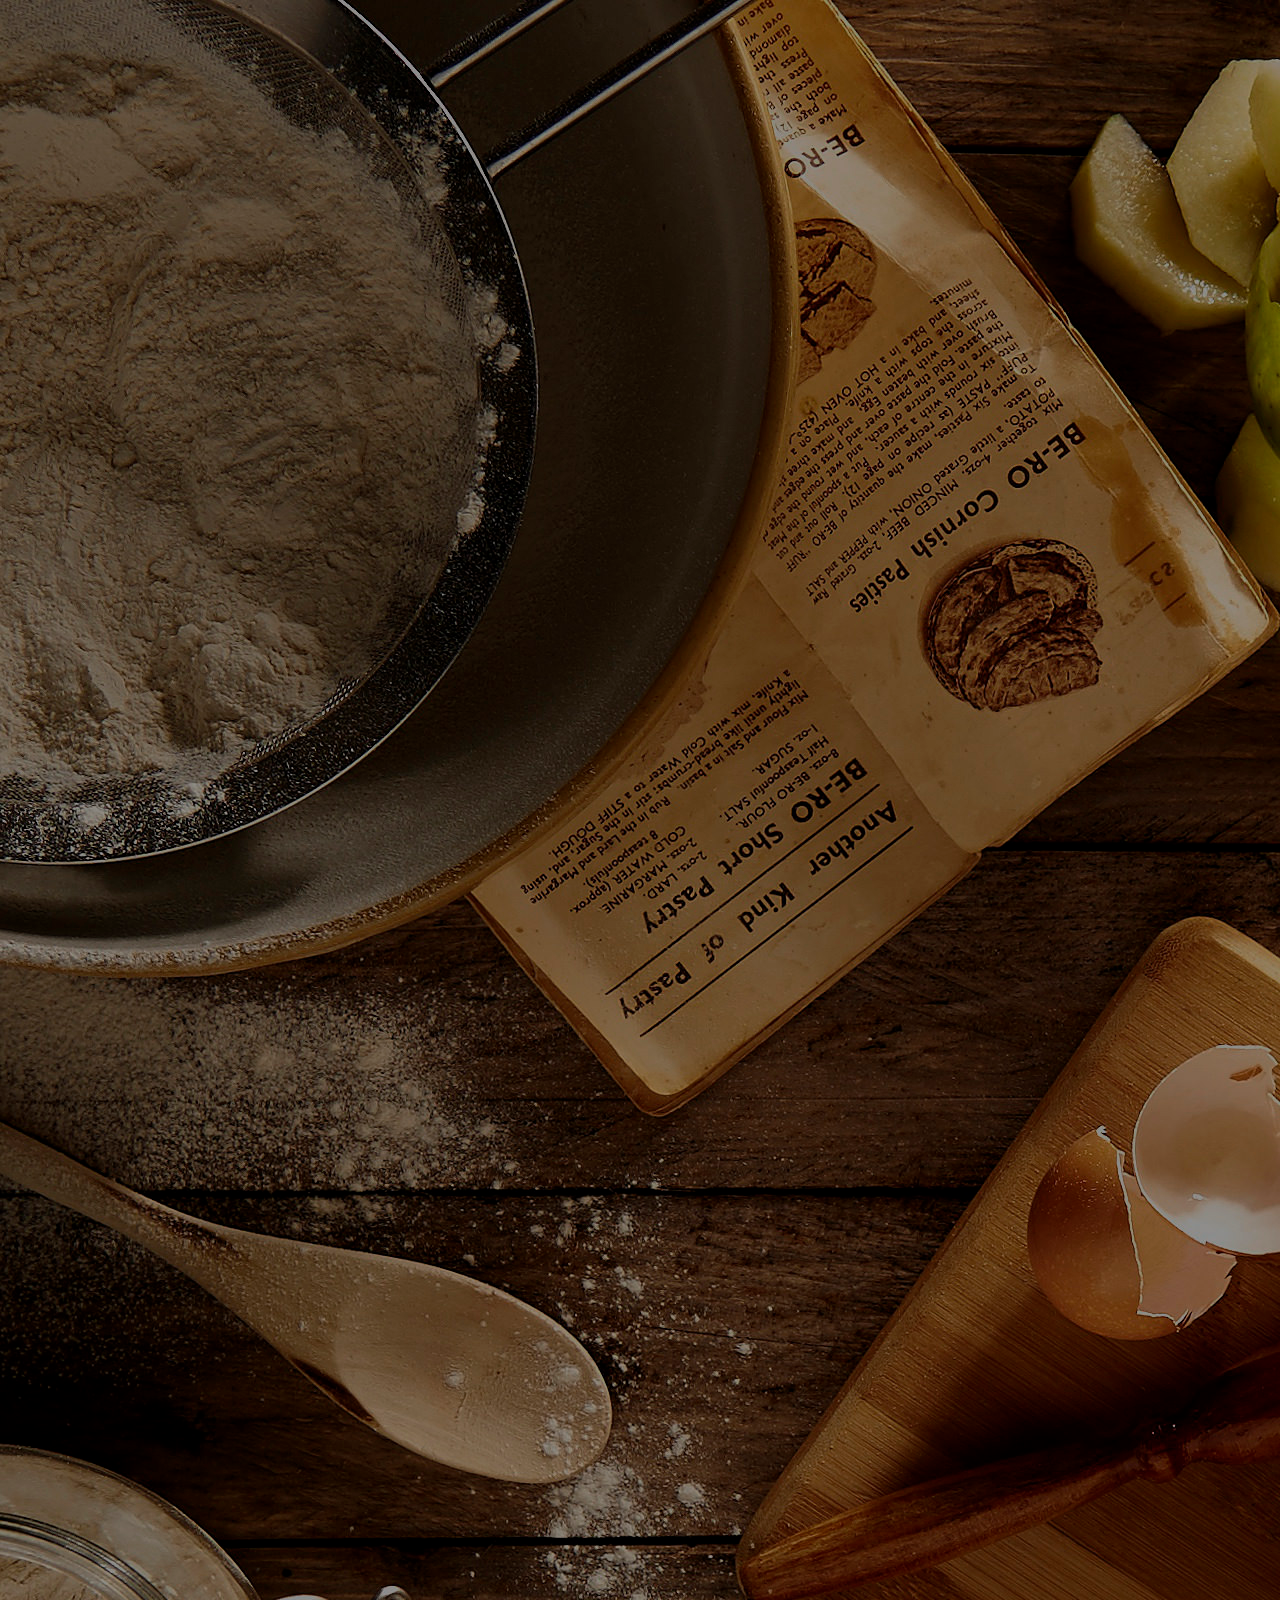
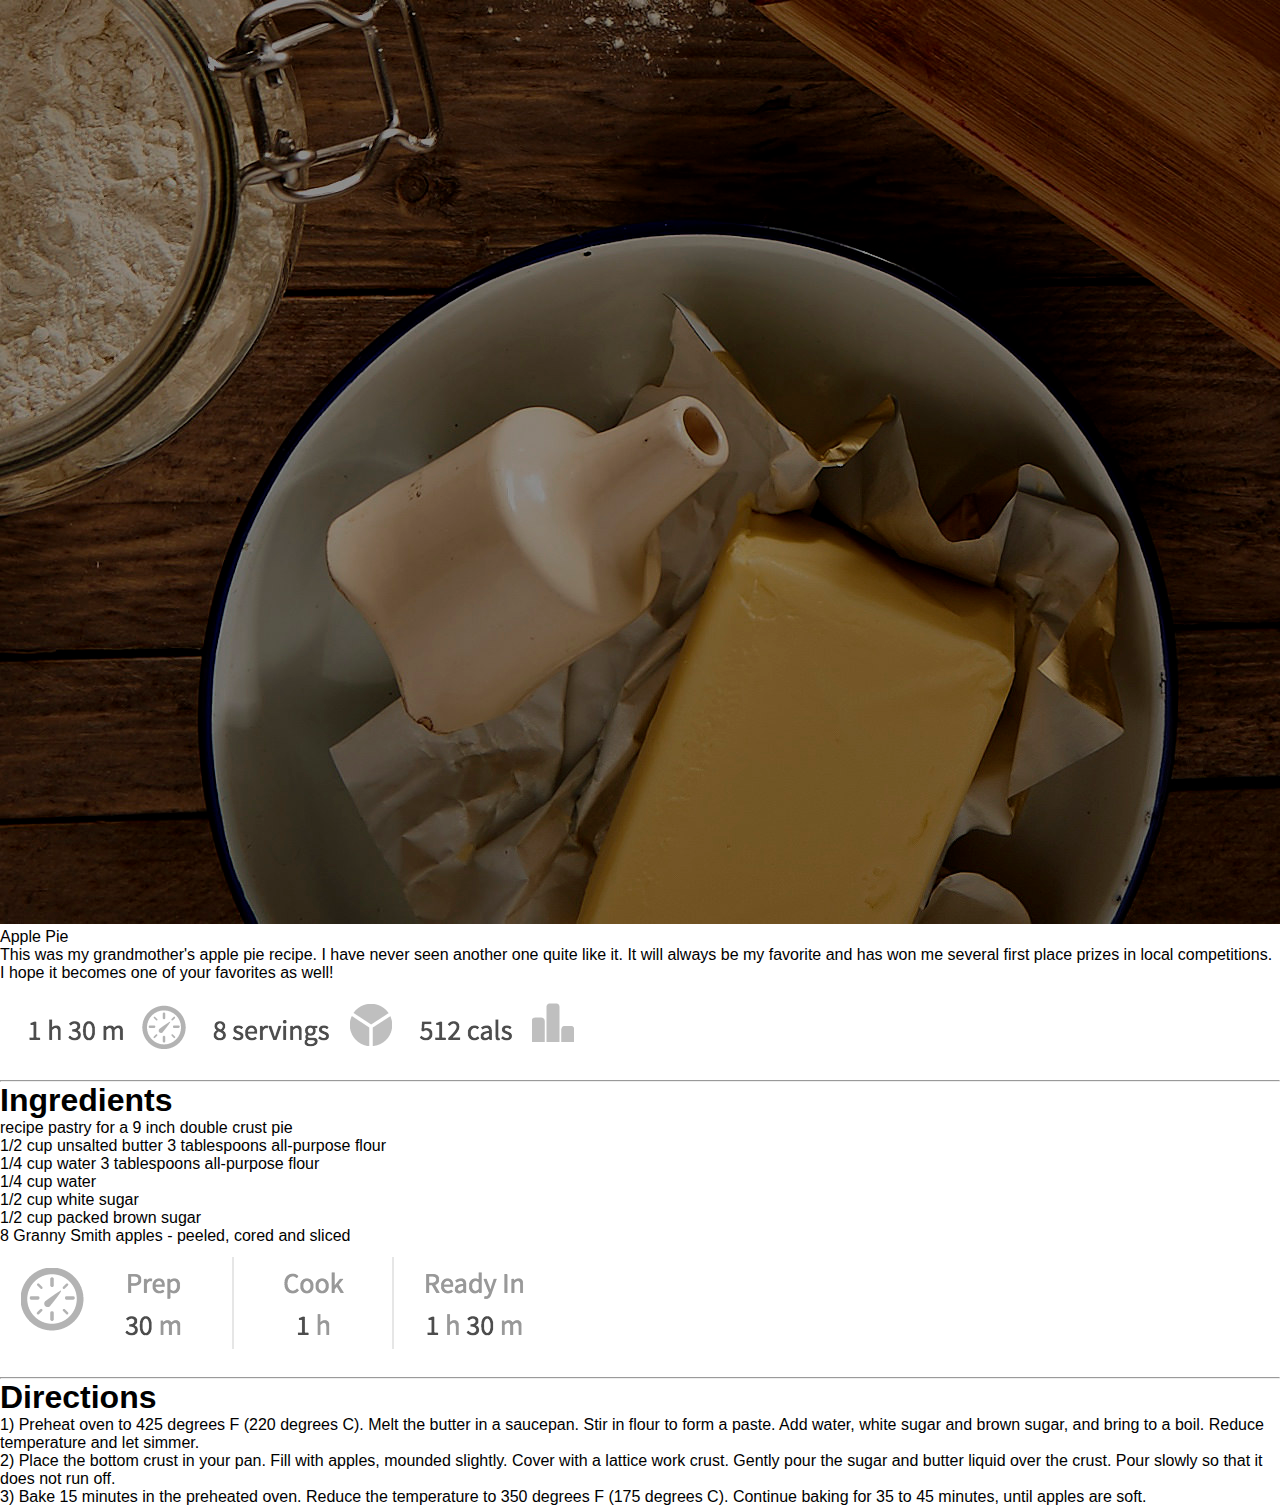
<file: index.html>
<!DOCTYPE html>
<html lang="en">
<head>
    <meta charset="UTF-8">
    <meta http-equiv="X-UA-Compatible" content="IE=edge">
    <meta name="viewport" content="width=device-width, initial-scale=1.0">
    <link rel="stylesheet" href="style.css">
    <title>Document</title>
</head>
<body>
    <div class="parent">
        <img class="mainImage" src="applepie/images/apple-pie.jpg" alt="">
        <div class="centered">Apple Pie</div>
        <div class="child ">This was my grandmother's apple pie recipe. I have never seen another one quite like it. It will always
            be my favorite and has won me several first place prizes in local competitions. I hope it becomes one of your
            favorites as well!
        </div>
            <img class="subImage" src="applepie/images/recipe-info.png" alt="" >
            <hr class="line">
            <div>
                <h1>Ingredients</h1>
                <ul>
                    <li>recipe pastry for a 9 inch double crust pie</li>
                    <li>1/2 cup unsalted butter 3 tablespoons all-purpose flour</li>
                    <li>1/4 cup water 3 tablespoons all-purpose flour</li>
                    <li>1/4 cup water</li>
                    <li>1/2 cup white sugar</li>
                    <li>1/2 cup packed brown sugar</li>
                    <li>8 Granny Smith apples - peeled, cored and sliced</li>
                </ul>
            </div>
            <img class="subImage" src="applepie/images/cooking-info.png" alt="" >
            <hr class="line">
            <h1>Directions</h1>
            <div class="child ">
                <p>
                    1) Preheat oven to 425 degrees F (220 degrees
                    C). Melt the butter in a saucepan. Stir in flour to form a paste. Add water, white sugar and brown sugar, and bring
                    to a boil. Reduce temperature and let simmer.
                </p>
                <p>
                    2) Place the bottom crust in your pan. Fill with apples, mounded
                    slightly. Cover with a lattice work crust. Gently pour the sugar and butter liquid over the crust. Pour slowly so
                    that it does not run off.
                </p>
                <p>
                    3) Bake 15 minutes in the preheated oven. Reduce the temperature to 350 degrees F (175
                    degrees C). Continue baking for 35 to 45 minutes, until apples are soft.
                </p>
            </div>
        
    </div>
    
</body>
</html>
</file>
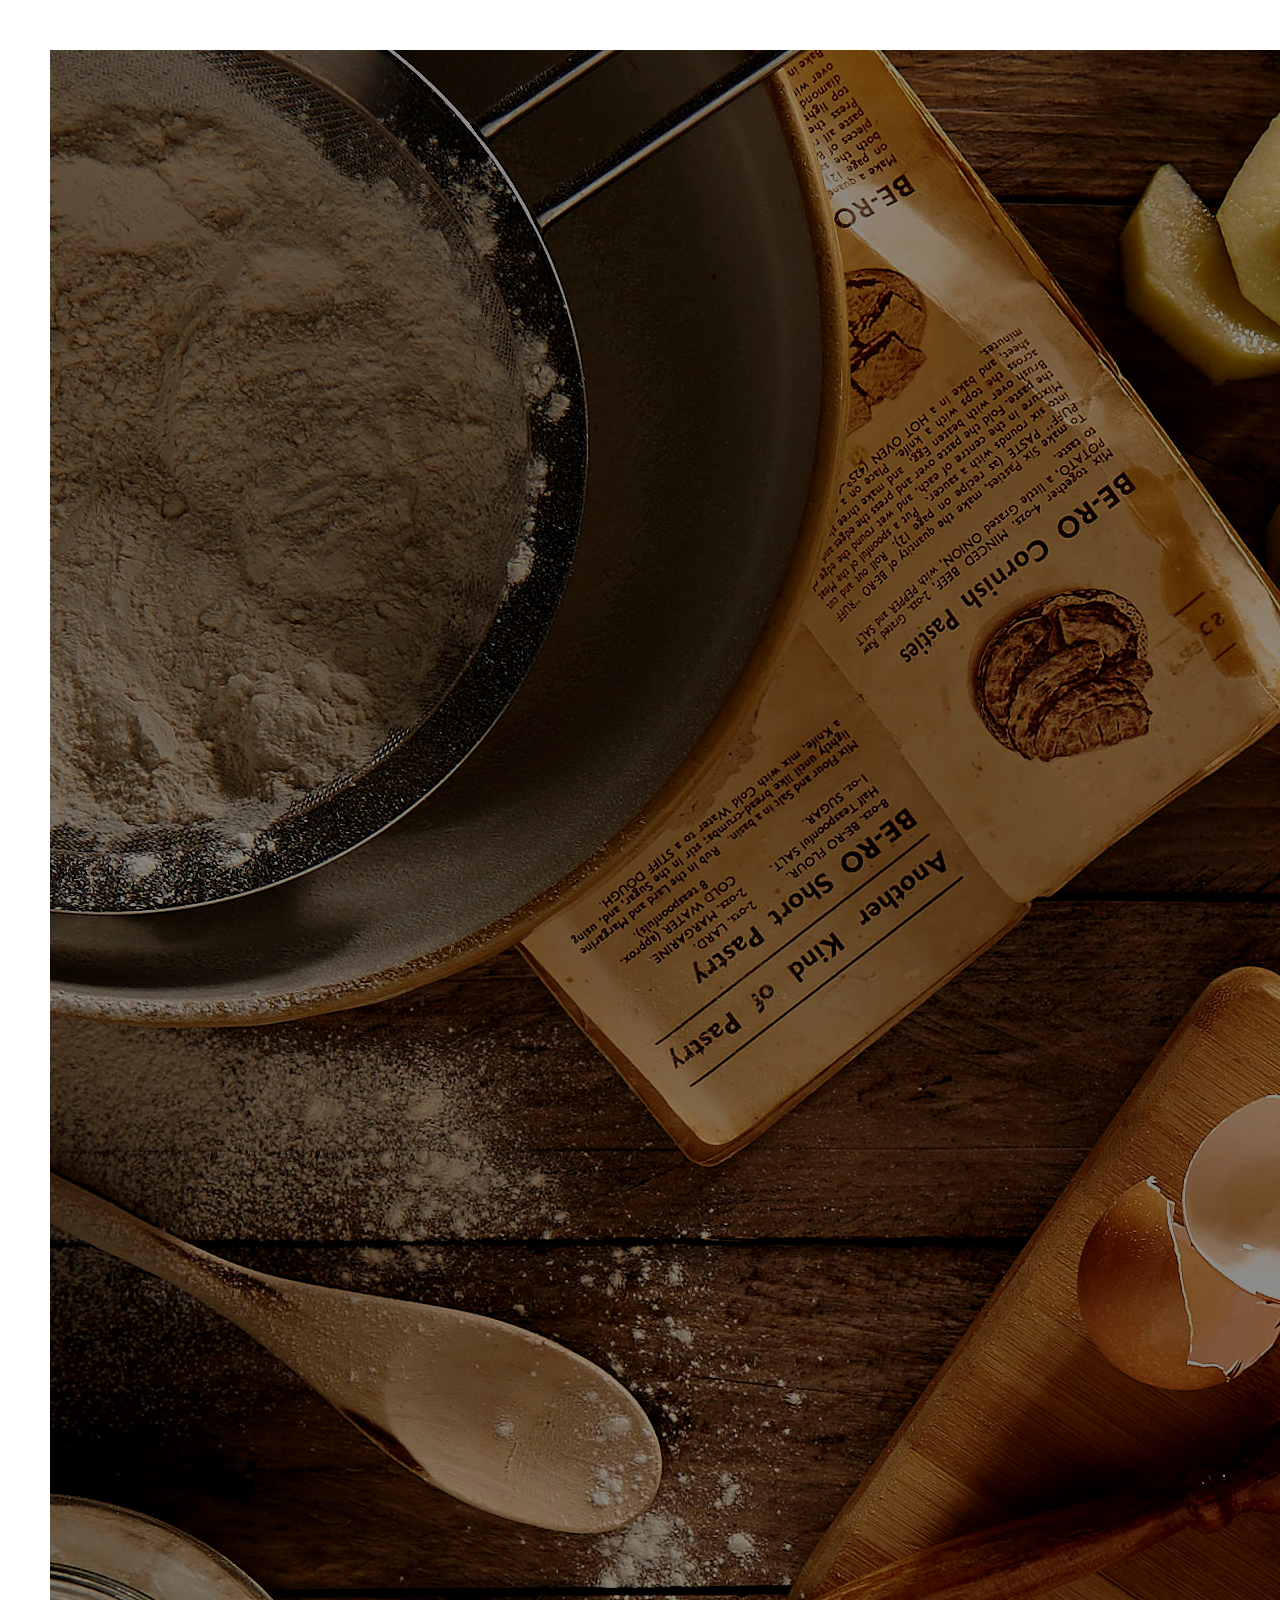
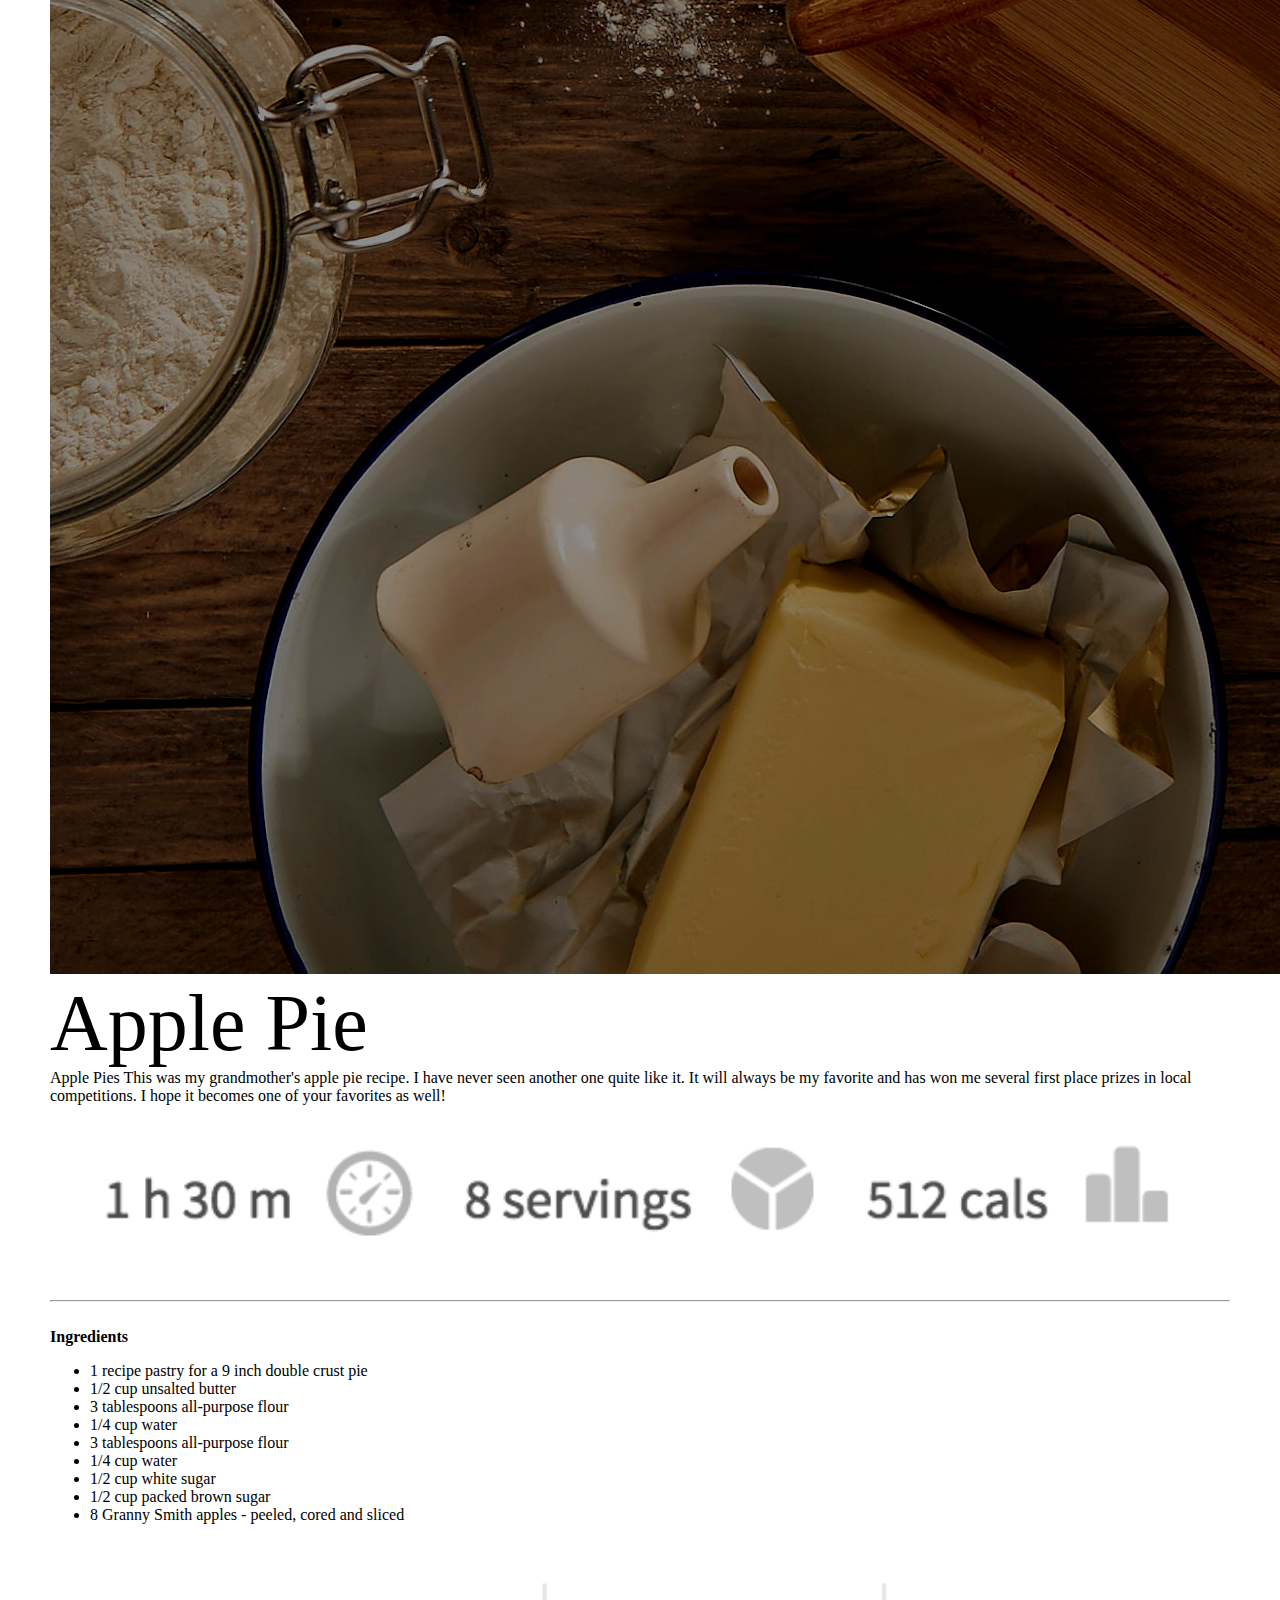
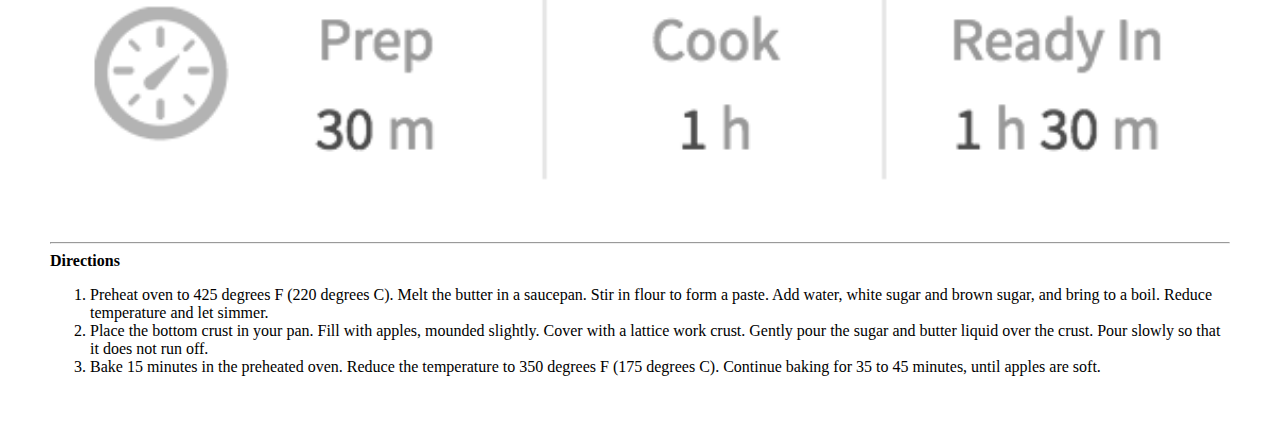
<file: applepie/index.html>
<!DOCTYPE html>
<html lang="en">
  <head>
    <meta charset="UTF-8" />
    <meta name="viewport" content="width=device-width, initial-scale=1.0" />
    <title>Apple Pie Recipe</title>
    <!-- don't forget to link your styles -->
    <link rel="stylesheet" href="style.css">
  </head>
  <div >
    <img src="images/apple-pie.jpg" id="image" alt="apple-pie">
  </div>
  <div class="centered" style="font-size: 500%;">Apple Pie</div>
  
  <body>
    <div class="text" >
    Apple Pies This was my grandmother's apple pie recipe. I have never seen another one quite like it. It will always
    be my favorite and has won me several first place prizes in local competitions. I hope it becomes one of your
    favorites as well! <br> 
    <img src="images/recipe-info.png" alt="recipe" width="100%">
    <hr>
    <br> <b> Ingredients </b>
    
    <ul class="dashed">
      <li>1 recipe pastry for a 9 inch double crust pie</li>
      <li>1/2 cup unsalted butter</li>
      <li>3 tablespoons all-purpose flour</li>
      <li>1/4 cup water</li>
      <li>3 tablespoons all-purpose flour</li>
      <li>1/4 cup water</li>
      <li>1/2 cup white sugar</li>
      <li>1/2 cup packed brown sugar</li>
      <li>8 Granny Smith apples - peeled, cored and sliced</li>
    </ul>
    <br>
    
    <img src="images/cooking-info.png" alt="recipe" width="100%">

    <hr>

       <b> Directions</b>
          <br> 
        <ol>
          <li>Preheat oven to 425 degrees F (220 degrees
            C). Melt the butter in a saucepan. Stir in flour to form a paste. Add water, white sugar and brown sugar, and bring
            to a boil. Reduce temperature and let simmer.</li>
            <li>Place the bottom crust in your pan. Fill with apples, mounded
              slightly. Cover with a lattice work crust. Gently pour the sugar and butter liquid over the crust. Pour slowly so
              that it does not run off.</li>
              <li>Bake 15 minutes in the preheated oven. Reduce the temperature to 350 degrees F (175
                degrees C). Continue baking for 35 to 45 minutes, until apples are soft.</li>
        </ol>
            
  </div>
  </body>

</html>
</file>
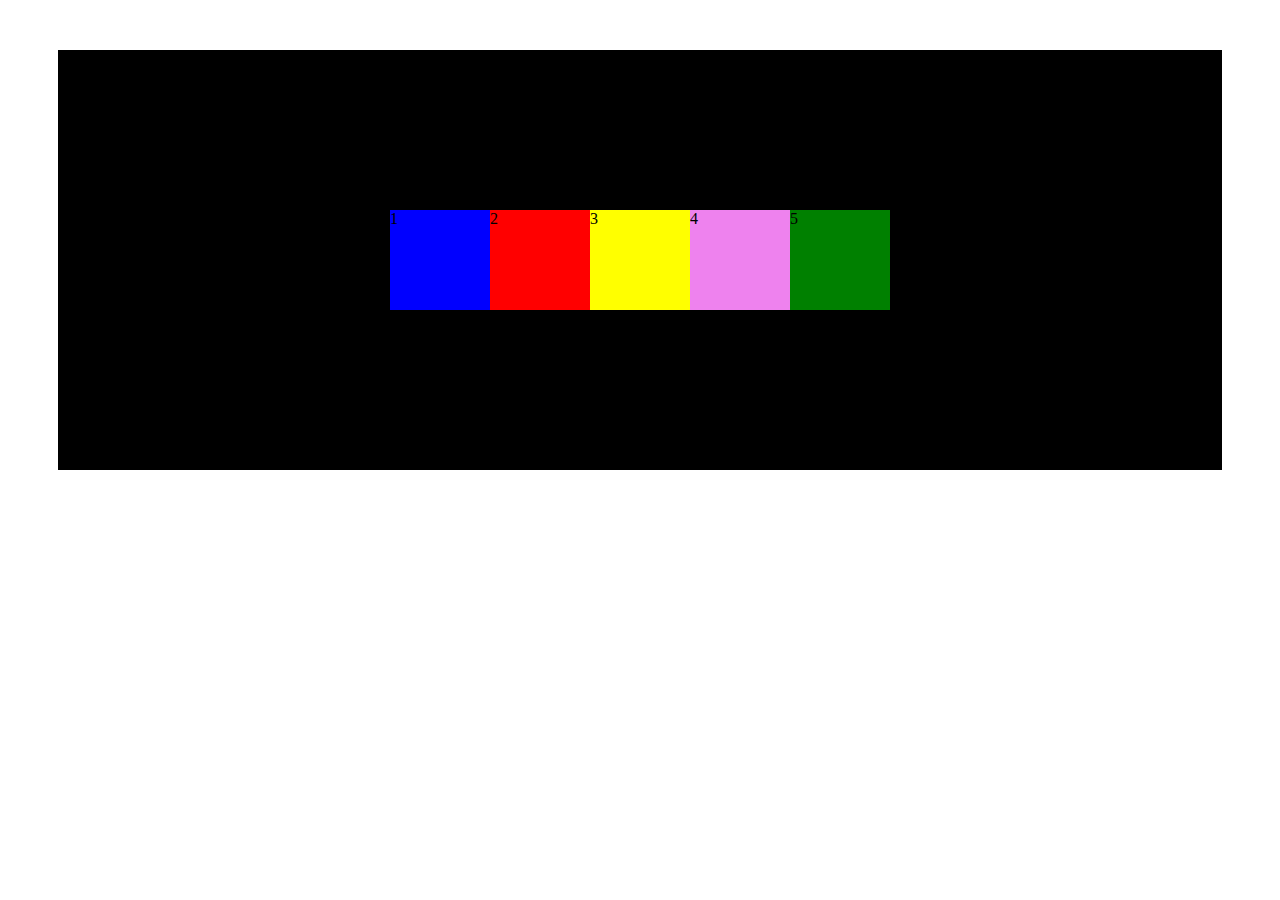
<file: applepie/New folder/index.html>
<!DOCTYPE html>
<html lang="en">
<head>
    <meta charset="UTF-8">
    <meta http-equiv="X-UA-Compatible" content="IE=edge">
    <meta name="viewport" content="width=device-width, initial-scale=1.0">
    <title>flexbox</title>
    <link rel="stylesheet" href="style.css">
    <style>
        #parent {
            background-color: black;
            height: 400px;
            padding: 10px;
            margin: 50px;
        }

        .child {
            height: 100px;
            width: 100px
        }

    </style>
</head>
<body>

    <div id="parent">
        <div class="child child1" style="background-color: blue;">1</div>
        <div class="child child2" style="background-color: red;">2</div>
        <div class="child child3" style="background-color: yellow;">3</div>
        <div class="child child4" style="background-color: violet;">4</div>
        <div class="child child5" style="background-color: green;">5</div>
        <!-- <div class="child child1" style="background-color: blue;">1</div>
        <div class="child child2" style="background-color: red;">2</div>
        <div class="child child3" style="background-color: yellow;">3</div>
        <div class="child child4" style="background-color: violet;">4</div>
        <div class="child child5" style="background-color: green;">5</div> -->
    </div>


    
</body>
</html>
</file>
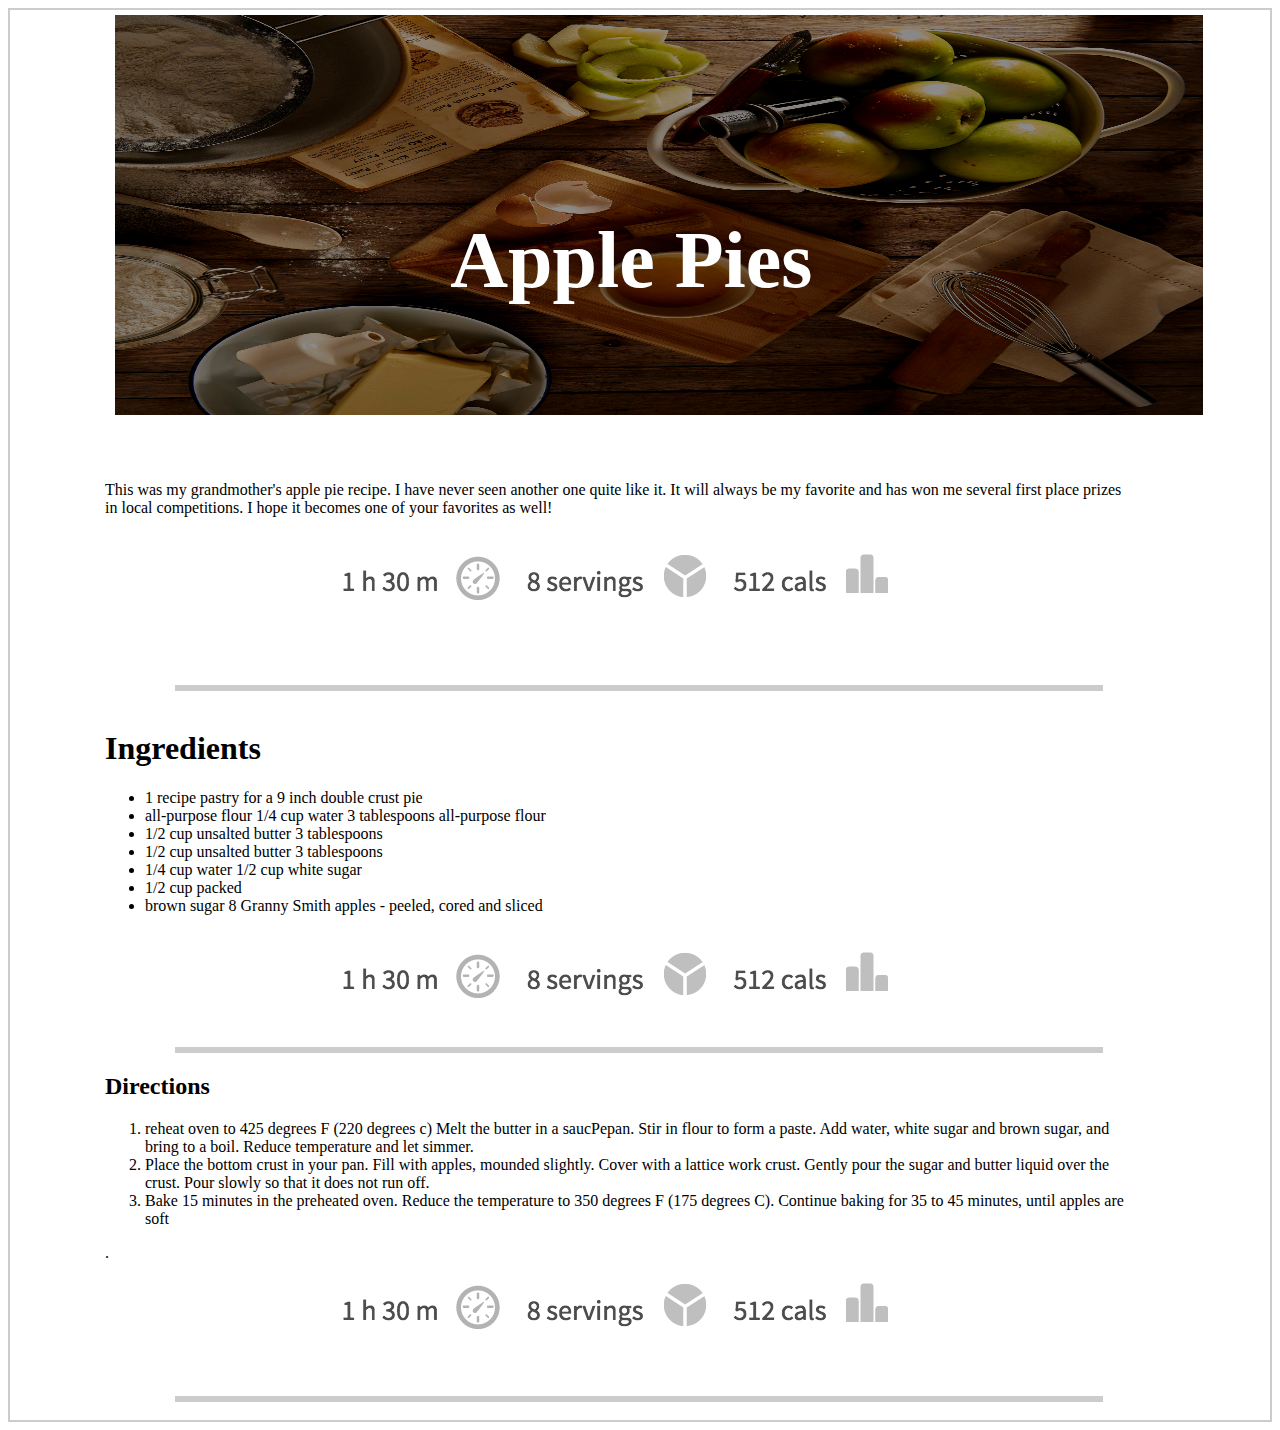
<file: new 2.html>
<!DOCTYPE html>
<html lang="en">

  <head>
    <meta charset="UTF-8" />
    <meta name="viewport" content="width=device-width, initial-scale=1.0" />
    <title>Apple Pie Recipe</title>
    <!-- don't forget to link your styles -->
	<style>
	.imm{
	position:absolute;
	height:400px;
	width:85%;
	z-index:-1;
	margin-left:100px;
	}
	.hm{
	
	position:absolute;
	color:white;
	font-size:5em;
	margin-top:200px;
	margin-left:34%;
	}
	.head{
	border:2px solid #ccc;
	height:1400px;
	padding:5px;
	}
	.min{
	position:absolute;
	margin-top:450px;
	width:80%;
	margin-left:90px;
	}
	.im{
	
	}
	</style>
  </head>
  
<div class='head'>
<div>

 
    <img class='imm' src="images/apple-pie.jpg" alt="apple">
	   <h1 class='hm'> Apple Pies</h1>
</div>
<div class='min'>
<p >This was my grandmother's apple pie recipe. I have never seen another one quite like it. It will always
    be my favorite and has won me several first place prizes in local competitions. I hope it becomes one of your
    favorites as well!</p>
	<div align='center'>
	<img class='im' src="images/recipe-info.png" alt="apple">
	</div>
	<br>
	<br>
	<br>
	
    
<div align='center' style='border:3px solid #ccc;width:90%;  margin-left:70px;' >

</div>
<br>


    <h1 class='h'>Ingredients</h1> 
    <ul>
      <li>1 recipe pastry for a 9 inch double crust pie</li>
      <li>all-purpose flour 1/4 cup water 3 tablespoons all-purpose flour </li>
      <li>1/2 cup unsalted butter 3 tablespoons</li>
      <li>1/2 cup unsalted butter 3 tablespoons</li>
      <li>1/4 cup water 1/2 cup white sugar</li>
      <li> 1/2 cup packed</li>
      <li>brown sugar 8 Granny Smith apples - peeled, cored and sliced</li>
    </ul>  

<div align='center'>
	<img class='im' src="images/recipe-info.png" alt="apple">
	</div>
	<br>
<div align='center' style='border:3px solid #ccc;width:90%; margin-left:70px;' >

</div>







     
    
   <h2>Directions</h2> 
   <ol>
     <li>reheat oven to 425 degrees F (220 degrees c) Melt the butter in a saucPepan. Stir in flour to form a paste. Add water, white sugar and brown sugar, and bring
      to a boil. Reduce temperature and let simmer.</li>
    <li>Place the bottom crust in your pan. Fill with apples, mounded
      slightly. Cover with a lattice work crust. Gently pour the sugar and butter liquid over the crust. Pour slowly so
      that it does not run off.</li> <li>Bake 15 minutes in the preheated oven. Reduce the temperature to 350 degrees F (175
        degrees C). Continue baking for 35 to 45 minutes, until apples are soft</li> </ol> .
		<div align='center'>
	<img class='im' src="images/recipe-info.png" alt="apple">
	</div>
		<br>
		<br>
<div align='center' style='border:3px solid #ccc;width:90%; margin-left:70px;' >

</div>  
</div>


</div>

  </body>
</html>
</file>
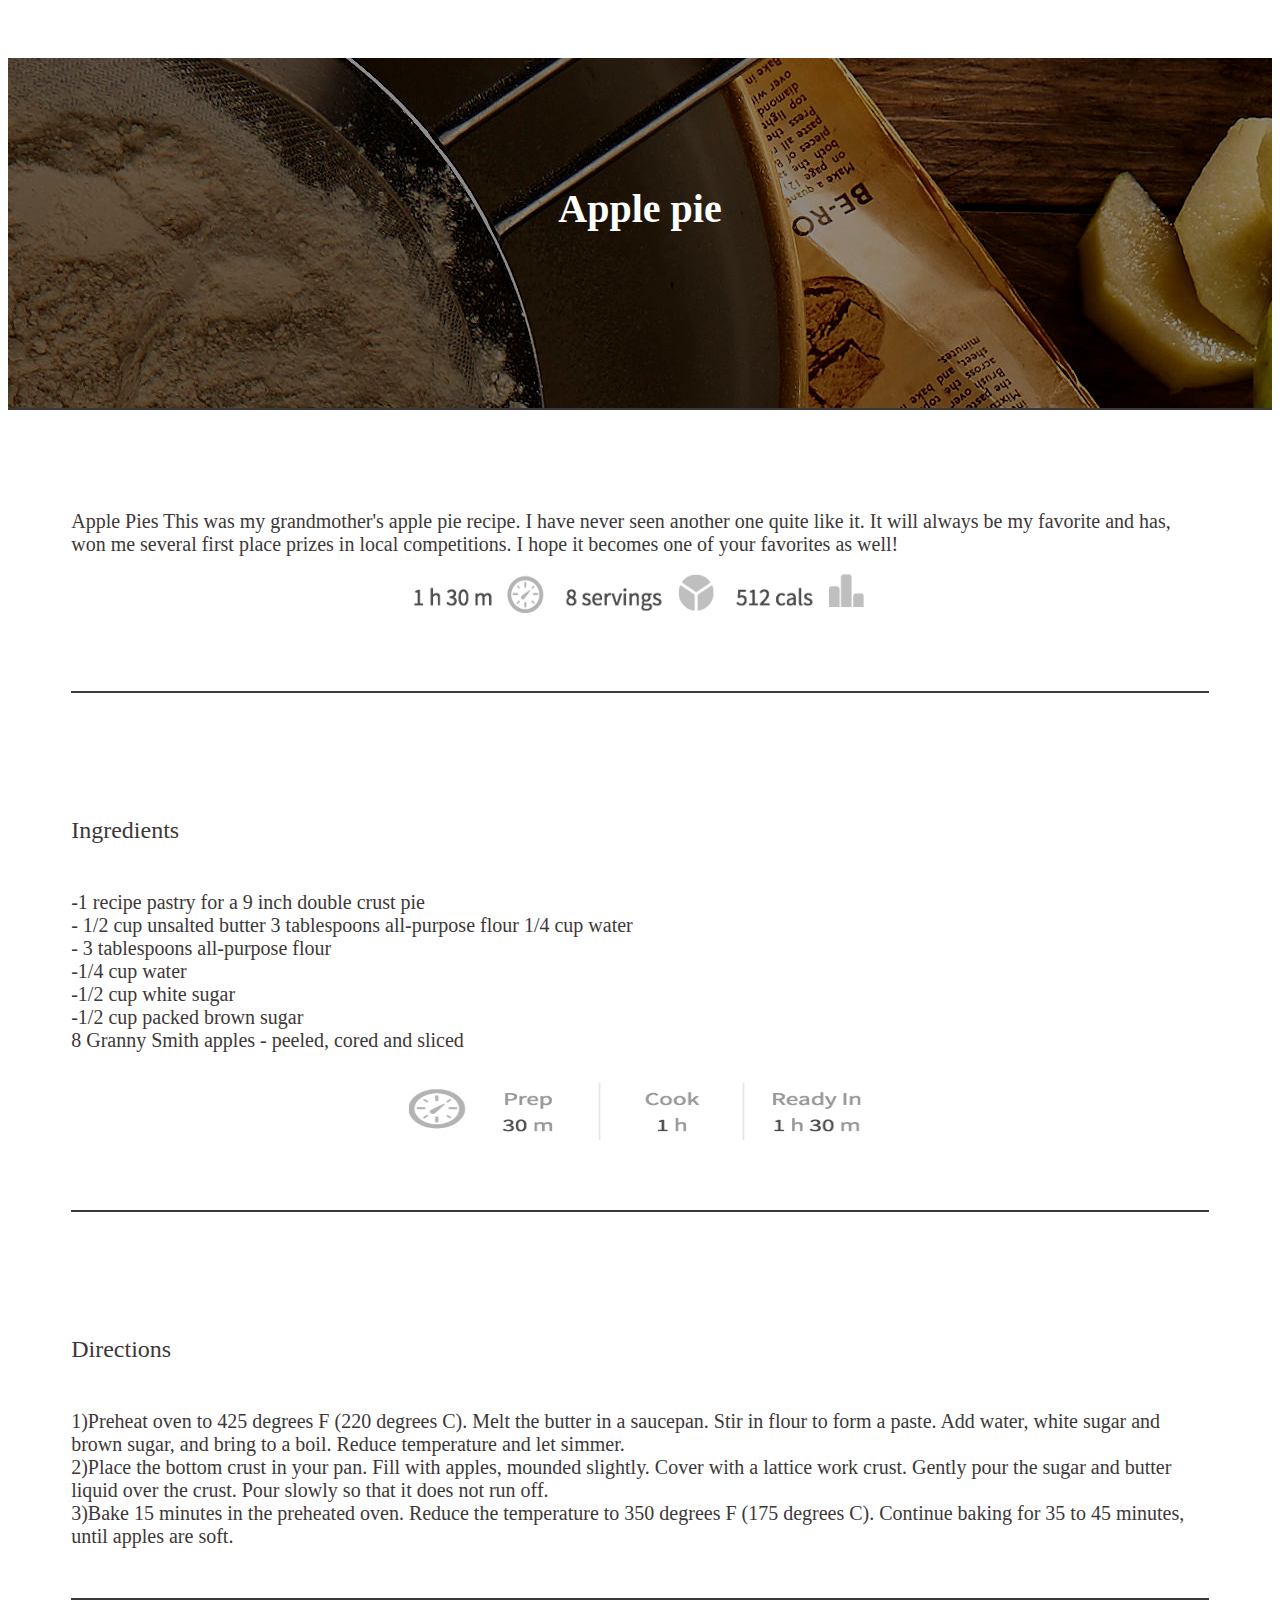
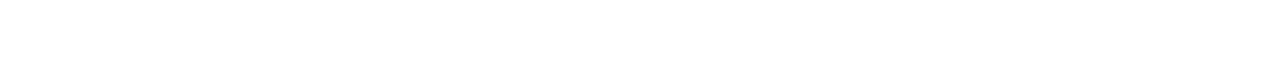
<file: applepie/index2.html>
<!DOCTYPE html>
<html lang="en">
  <head>
    <meta charset="UTF-8" />
    <meta name="viewport" content="width=device-width, initial-scale=1.0" />
    <title>Apple Pie Recipe</title>
    <link rel="stylesheet" href="style2.css">
    
  </head>
  <body>


    <div id="parent">
      <div class="child child1" ><h1>Apple pie</h1></div>
      <div class="child child2" >    
        Apple Pies This was my grandmother's apple pie recipe. I have never seen another one quite like it. It will always
          be my favorite and has, won me several first place prizes in local competitions. I hope it becomes one of your
          favorites as well!<br><center>
          <img   src="recipe-info.png" height="80px" width="500"></center>
        
        
      </div>
      
      
      <div class="child child3" >        
        <p>Ingredients </p><br>-1 recipe pastry for a 9 inch double crust pie<br>- 1/2 cup unsalted butter 3 tablespoons
          all-purpose flour 1/4 cup water<br>- 3 tablespoons all-purpose flour <br>-1/4 cup water <br>-1/2 cup white sugar <br>-1/2 cup packed
          brown sugar<br> 8 Granny Smith apples - peeled, cored and sliced<br><br>
          <center>
        <img src="cooking-info.png" height="80px" width="500">
      </center>
         </div>
    
    

     <div class="child child4" >
      
         <p>Directions</p> 
        <br> 1)Preheat oven to 425 degrees F (220 degrees
        C). Melt the butter in a saucepan. Stir in flour to form a paste. Add water, white sugar and brown sugar, and bring
        to a boil. Reduce temperature and let simmer. 
        <br>2)Place the bottom crust in your pan. Fill with apples, mounded
        slightly. Cover with a lattice work crust. Gently pour the sugar and butter liquid over the crust. Pour slowly so
        that it does not run off. 
        <br>3)Bake 15 minutes in the preheated oven. Reduce the temperature to 350 degrees F (175
        degrees C). Continue baking for 35 to 45 minutes, until apples are soft.</div>


    </div>
 
    
  </body>
</html>
</file>
<file: style.css>
* {
    box-sizing: border-box;
    padding: 0px;
    margin: 0px;
    font-family: 'Segoe UI', Tahoma, Geneva, Verdana, sans-serif;
}

#main-title {
    width: 100%;
    height: 500px;
    background-image: url('./apple-pie.jpeg');
    background-position: center center;
    background-size: cover;
    color: white;
    display: flex;
    justify-content: center;
    align-items: center;
    font-weight: 700;
    font-size: 5rem;
    margin-bottom: 40px;
}

.content {
    width: 80%;
    margin-left: auto;
    margin-right: auto;
    margin-top: 30px;
    margin-bottom: 30px;
}

.content>img {
    display: block;
    margin-top: 20px;
    margin-bottom: 20px;
    margin-left: auto;
    margin-right: auto;
}

.content>p {
    font-weight: 200;
    color: #646464;
}

.content>h2 {
    margin-top: 20px;
    margin-bottom: 20px;
}

.content>ul {
    margin-left: 40px;
    list-style-type: '-  ';
}

ol {
    counter-reset: list;
    margin-left: 40px;
}

ol>li {
    list-style: none;
}

ol>li:before {
    content: counter(list, number) ") ";
    counter-increment: list;
}
</file>
<file: applepie/style.css>
#parent {
        
    display: flex;
    flex-direction: column;
    align-items: center;
    padding: 60px;
    margin: 60px;
    


}


body{
    margin: 50px;
}


.child{
    width: 90%;
    height: 200px;
    text-align: start;
    justify-self: center;
    color: black;
    margin: 10px;
    
    


 

}


.child1{
    background-image: url("apple-pie.jpg");
    text-align: center;
    justify-self: center;
    color: white;
    width: 100%;
    height: 300px;
    



}
.child2{
    display: flex;
    flex-direction: column;
    padding-left: 50px;
    padding-bottom: 50px;
    border-bottom: 2px solid black;
}
.child3{
    display: flex;
    flex-direction: column;
    padding-left: 50px;
    padding-bottom: 50px;
    border-bottom: 2px solid black;
    
}
.child4{

    display: flex;
    flex-direction: column;
    padding-left: 50px;
    border-bottom: 2px solid black;

}
.child5{


  

}
.child6{
    text-align: center;
    background-color: black;


  

}
</file>
<file: applepie/New folder/style.css>
#parent {
    display: flex;
    /* flex-direction: column; */
    /* flex-wrap: wrap; */

    /* gap: 10px; */
    /* column-gap: 10px;
    row-gap: 10px; */

    justify-content: center;
    align-items: center;

}

child1 {

}

child2 {
    
}

child3 {
    
}

child4 {
    
}

child5 {
    
}
</file>
<file: applepie/style2.css>
#parent {
        
    display: flex;
    flex-direction: column;
    align-items: center;
    
    

}





.child{
    width: 90%;
    height: auto;
    text-align: start;
    /* justify-self: center; */
    color: rgb(61, 56, 56);
    margin: 50px;
    font-size: 20px;
    font-family: 'Times New Roman', Times, serif;
    /* padding-left: 50px; */
    padding-bottom: 50px;
    border-bottom: 2px solid rgb(61, 56, 56);
}
p{
    font-size: 24px;
}

.child1{
    background-image: url("apple-pie.jpg");
      text-align: center;
      align-content: center;
      align-items: center;
      display: flex;
      justify-content: center;
      
    color: white;
    width: 100%;
    height: 300px;

}
.child2{
    

}
.child3{
    
    
}
</file>
